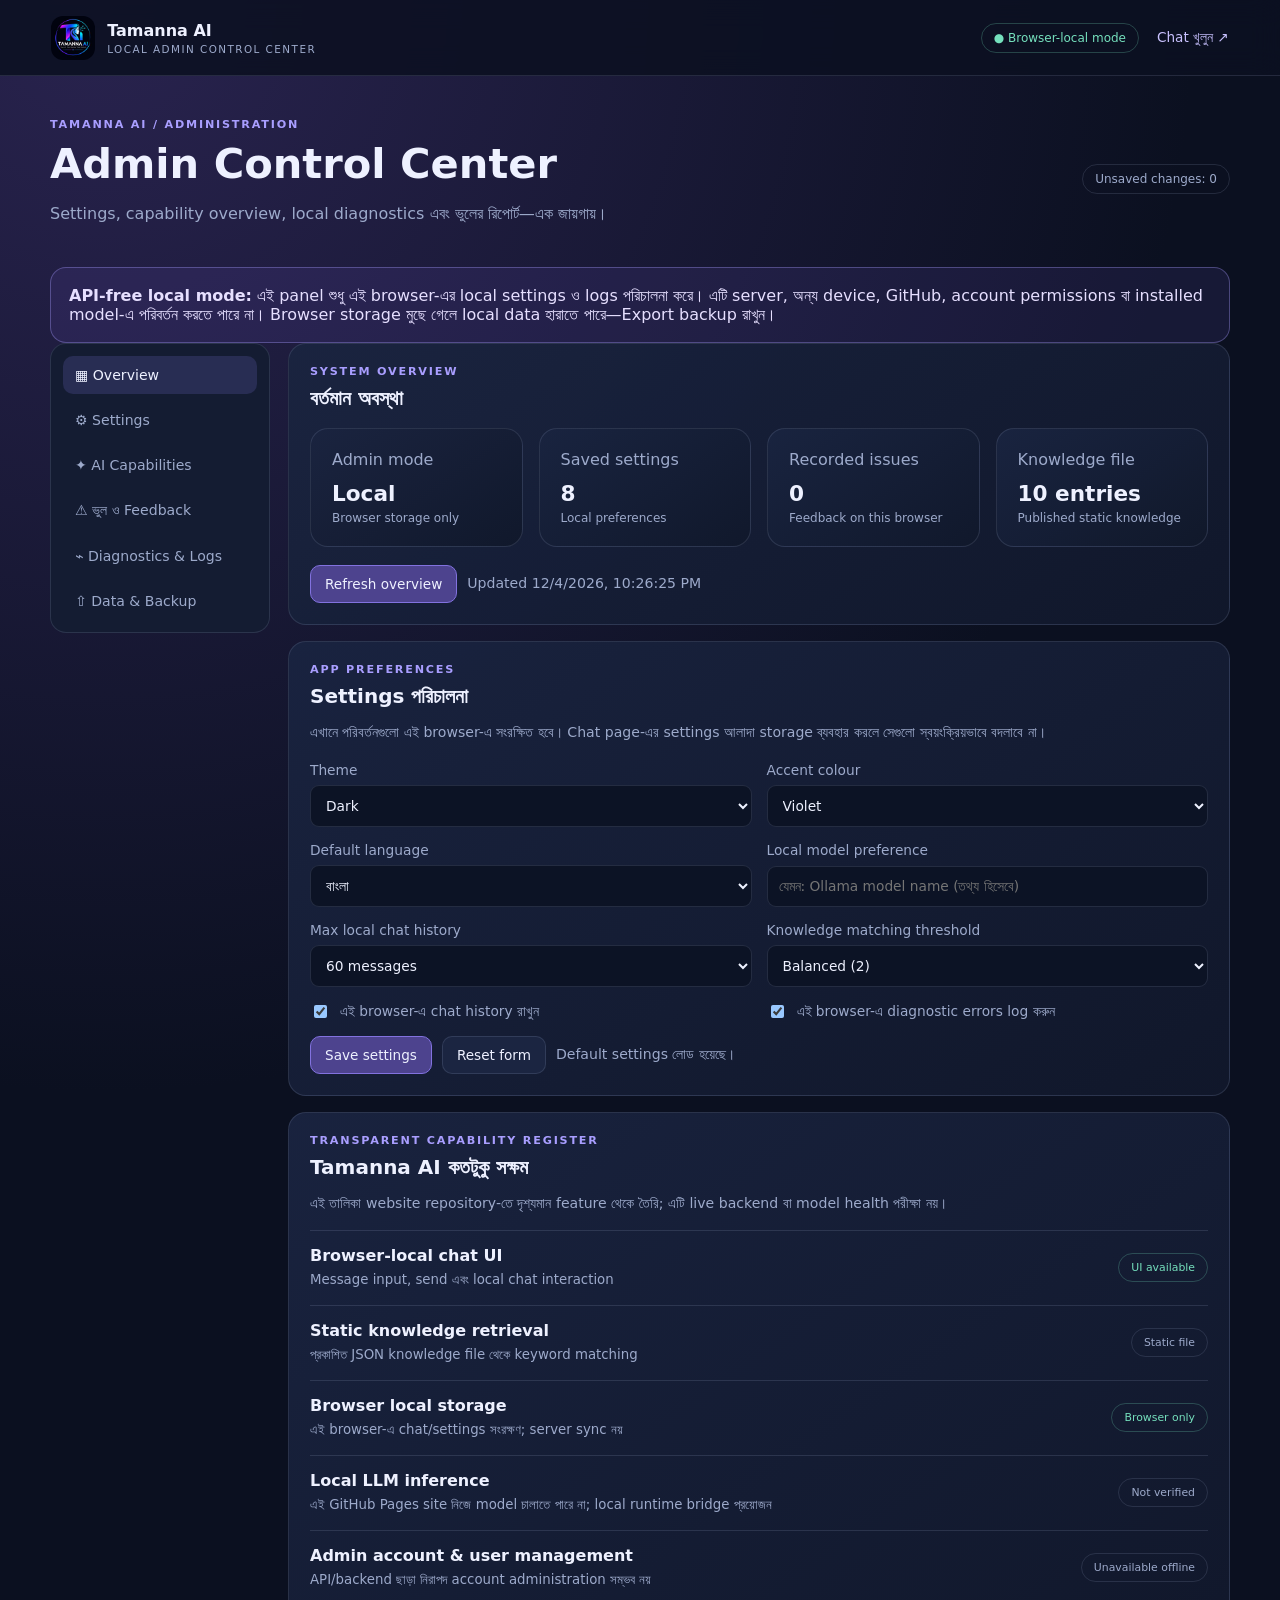
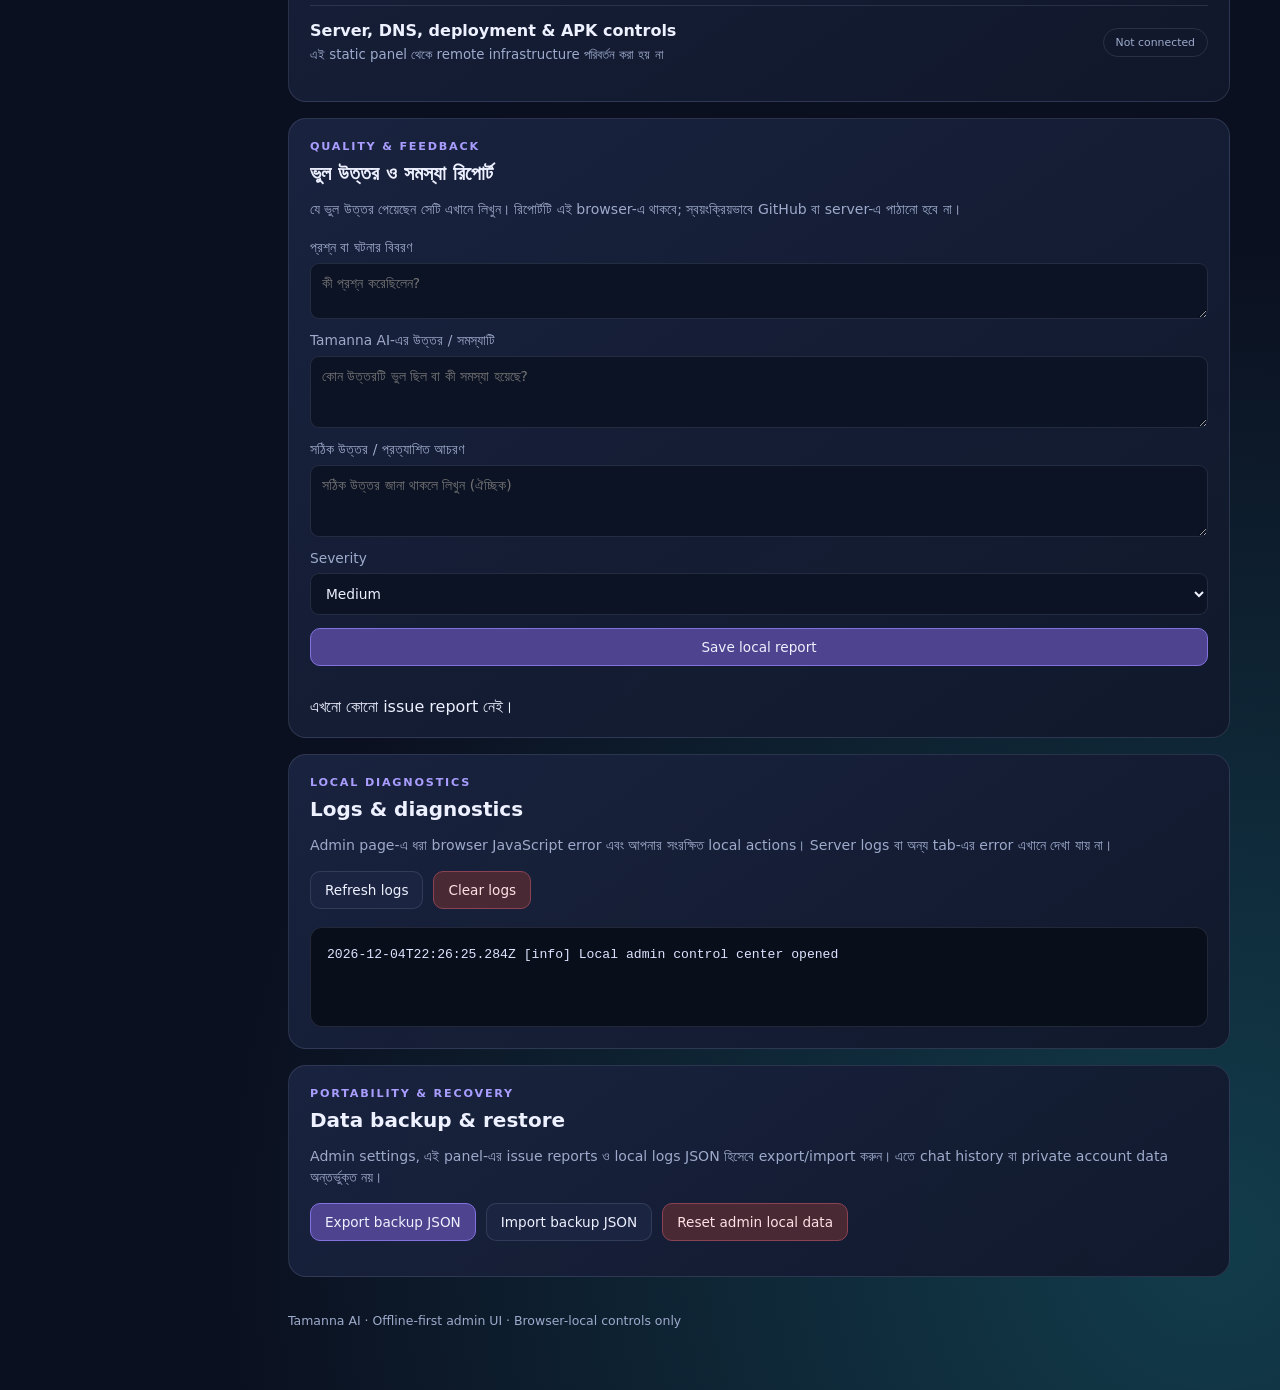
<file: admin/index.html>
<!doctype html>
<html lang="bn">
<head>
<meta charset="utf-8"><meta name="viewport" content="width=device-width,initial-scale=1">
<meta name="theme-color" content="#0b1020"><meta name="description" content="Tamanna AI offline-first local administration">
<title>Tamanna AI — Local Admin</title>
<link rel="icon" href="../assets/tamanna-ai-official-logo.jpg" type="image/jpeg">
<link rel="stylesheet" href="../css/admin.css">
</head>
<body class="local-admin">
<header class="admin-topbar"><a class="admin-brand" href="../index.html"><img src="../assets/tamanna-ai-official-logo.jpg" alt="Tamanna AI"><span><strong>Tamanna AI</strong><small>LOCAL ADMIN CONTROL CENTER</small></span></a><div class="top-actions"><span class="status-pill online" id="localMode">● Browser-local mode</span><a class="top-link" href="../index.html">Chat খুলুন ↗</a></div></header>
<main class="admin-main">
<section class="welcome"><div><p class="eyebrow">TAMANNA AI / ADMINISTRATION</p><h1>Admin Control Center</h1><p>Settings, capability overview, local diagnostics এবং ভুলের রিপোর্ট—এক জায়গায়।</p></div><span class="status-pill" id="savedState">Unsaved changes: 0</span></section>
<section class="access-state preview" role="status"><strong>API-free local mode:</strong> এই panel শুধু এই browser-এর local settings ও logs পরিচালনা করে। এটি server, অন্য device, GitHub, account permissions বা installed model-এ পরিবর্তন করতে পারে না। Browser storage মুছে গেলে local data হারাতে পারে—Export backup রাখুন।</section>
<div class="local-admin-layout">
<nav class="local-nav" aria-label="Admin sections">
<a href="#overview" class="active">▦ Overview</a><a href="#settings">⚙ Settings</a><a href="#capabilities">✦ AI Capabilities</a><a href="#mistakes">⚠ ভুল ও Feedback</a><a href="#diagnostics">⌁ Diagnostics & Logs</a><a href="#data">⇧ Data & Backup</a>
</nav>
<div class="local-admin-content">
<section id="overview" class="panel-card admin-section"><p class="eyebrow">SYSTEM OVERVIEW</p><h2>বর্তমান অবস্থা</h2><div class="stats-grid local-stats">
<article class="stat-card"><span>Admin mode</span><strong id="overviewMode">Local</strong><small>Browser storage only</small></article>
<article class="stat-card"><span>Saved settings</span><strong id="settingCount">0</strong><small>Local preferences</small></article>
<article class="stat-card"><span>Recorded issues</span><strong id="issueCount">0</strong><small>Feedback on this browser</small></article>
<article class="stat-card"><span>Knowledge file</span><strong id="knowledgeCount">Checking</strong><small>Published static knowledge</small></article>
</div><div class="inline-actions"><button type="button" class="primary-button" id="refreshOverview">Refresh overview</button><span id="overviewUpdated" class="muted">এখনো refresh হয়নি</span></div></section>
<section id="settings" class="panel-card admin-section"><p class="eyebrow">APP PREFERENCES</p><h2>Settings পরিচালনা</h2><p class="muted">এখানে পরিবর্তনগুলো এই browser-এ সংরক্ষিত হবে। Chat page-এর settings আলাদা storage ব্যবহার করলে সেগুলো স্বয়ংক্রিয়ভাবে বদলাবে না।</p>
<form id="settingsForm" class="settings-grid">
<label>Theme<select name="theme"><option value="dark">Dark</option><option value="light">Light</option><option value="system">System default</option></select></label>
<label>Accent colour<select name="accent"><option value="violet">Violet</option><option value="blue">Blue</option><option value="teal">Teal</option><option value="green">Green</option><option value="gold">Gold</option><option value="pink">Pink</option><option value="orange">Orange</option></select></label>
<label>Default language<select name="language"><option value="bn">বাংলা</option><option value="en">English</option><option value="hi">हिन्दी</option><option value="ar">العربية</option></select></label>
<label>Local model preference<input name="model" maxlength="120" placeholder="যেমন: Ollama model name (তথ্য হিসেবে)"></label>
<label>Max local chat history<select name="historyLimit"><option value="20">20 messages</option><option value="60">60 messages</option><option value="100">100 messages</option><option value="200">200 messages</option></select></label>
<label>Knowledge matching threshold<select name="matchThreshold"><option value="1">Low (1)</option><option value="2">Balanced (2)</option><option value="3">Strict (3)</option><option value="5">Very strict (5)</option></select></label>
<label class="toggle-setting"><input type="checkbox" name="saveLocalHistory"> এই browser-এ chat history রাখুন</label>
<label class="toggle-setting"><input type="checkbox" name="collectLocalDiagnostics"> এই browser-এ diagnostic errors log করুন</label>
<div class="form-actions"><button class="primary-button" type="submit">Save settings</button><button class="secondary-button" type="reset">Reset form</button><span id="settingsStatus" class="muted" role="status">Default settings লোড হয়েছে।</span></div>
</form></section>
<section id="capabilities" class="panel-card admin-section"><p class="eyebrow">TRANSPARENT CAPABILITY REGISTER</p><h2>Tamanna AI কতটুকু সক্ষম</h2><p class="muted">এই তালিকা website repository-তে দৃশ্যমান feature থেকে তৈরি; এটি live backend বা model health পরীক্ষা নয়।</p><div class="capability-list">
<div class="capability-row"><div><strong>Browser-local chat UI</strong><small>Message input, send এবং local chat interaction</small></div><span class="tool-state enabled">UI available</span></div>
<div class="capability-row"><div><strong>Static knowledge retrieval</strong><small>প্রকাশিত JSON knowledge file থেকে keyword matching</small></div><span class="tool-state">Static file</span></div>
<div class="capability-row"><div><strong>Browser local storage</strong><small>এই browser-এ chat/settings সংরক্ষণ; server sync নয়</small></div><span class="tool-state enabled">Browser only</span></div>
<div class="capability-row"><div><strong>Local LLM inference</strong><small>এই GitHub Pages site নিজে model চালাতে পারে না; local runtime bridge প্রয়োজন</small></div><span class="tool-state">Not verified</span></div>
<div class="capability-row"><div><strong>Admin account & user management</strong><small>API/backend ছাড়া নিরাপদ account administration সম্ভব নয়</small></div><span class="tool-state">Unavailable offline</span></div>
<div class="capability-row"><div><strong>Server, DNS, deployment & APK controls</strong><small>এই static panel থেকে remote infrastructure পরিবর্তন করা হয় না</small></div><span class="tool-state">Not connected</span></div>
</div></section>
<section id="mistakes" class="panel-card admin-section"><p class="eyebrow">QUALITY & FEEDBACK</p><h2>ভুল উত্তর ও সমস্যা রিপোর্ট</h2><p class="muted">যে ভুল উত্তর পেয়েছেন সেটি এখানে লিখুন। রিপোর্টটি এই browser-এ থাকবে; স্বয়ংক্রিয়ভাবে GitHub বা server-এ পাঠানো হবে না।</p>
<form id="issueForm" class="issue-form"><label>প্রশ্ন বা ঘটনার বিবরণ<textarea name="prompt" rows="2" maxlength="4000" required placeholder="কী প্রশ্ন করেছিলেন?"></textarea></label><label>Tamanna AI-এর উত্তর / সমস্যাটি<textarea name="answer" rows="3" maxlength="8000" required placeholder="কোন উত্তরটি ভুল ছিল বা কী সমস্যা হয়েছে?"></textarea></label><label>সঠিক উত্তর / প্রত্যাশিত আচরণ<textarea name="expected" rows="3" maxlength="8000" placeholder="সঠিক উত্তর জানা থাকলে লিখুন (ঐচ্ছিক)"></textarea></label><label>Severity<select name="severity"><option value="low">Low</option><option value="medium" selected>Medium</option><option value="high">High</option></select></label><button class="primary-button" type="submit">Save local report</button><span id="issueStatus" class="muted" role="status"></span></form><div id="issueList" class="issue-list"></div></section>
<section id="diagnostics" class="panel-card admin-section"><p class="eyebrow">LOCAL DIAGNOSTICS</p><h2>Logs & diagnostics</h2><p class="muted">Admin page-এ ধরা browser JavaScript error এবং আপনার সংরক্ষিত local actions। Server logs বা অন্য tab-এর error এখানে দেখা যায় না।</p><div class="inline-actions"><button id="refreshLogs" class="secondary-button" type="button">Refresh logs</button><button id="clearLogs" class="danger-button" type="button">Clear logs</button></div><pre id="logOutput" class="ethical-audit-report">কোনো log নেই।</pre></section>
<section id="data" class="panel-card admin-section"><p class="eyebrow">PORTABILITY & RECOVERY</p><h2>Data backup & restore</h2><p class="muted">Admin settings, এই panel-এর issue reports ও local logs JSON হিসেবে export/import করুন। এতে chat history বা private account data অন্তর্ভুক্ত নয়।</p><div class="inline-actions"><button id="exportData" class="primary-button" type="button">Export backup JSON</button><label class="file-button">Import backup JSON<input id="importData" type="file" accept="application/json,.json" hidden></label><button id="resetAdminData" class="danger-button" type="button">Reset admin local data</button></div><p id="backupStatus" class="muted" role="status"></p></section>
<footer class="admin-footer">Tamanna AI · Offline-first admin UI · Browser-local controls only</footer>
</div></div></main>
<script src="../js/admin.js?v=20261116_local_admin"></script>
</body></html>
</file>
<file: css/admin.css>
:root{color-scheme:dark;--bg:#0b1020;--panel:#141c32;--panel2:#1b2541;--line:rgba(184,197,235,.14);--text:#eef1ff;--muted:#9daacb;--accent:#9181ff}*{box-sizing:border-box}body{margin:0;min-height:100vh;background:radial-gradient(circle at 8% 0%,#29234f,transparent 34%),radial-gradient(circle at 95% 95%,#123c4b,transparent 32%),var(--bg);color:var(--text);font-family:system-ui,-apple-system,sans-serif}.admin-topbar{height:76px;padding:0 clamp(16px,4vw,54px);display:flex;align-items:center;justify-content:space-between;border-bottom:1px solid var(--line);background:rgba(12,17,34,.88);backdrop-filter:blur(14px)}.admin-brand{display:flex;align-items:center;gap:12px;color:inherit;text-decoration:none}.admin-brand img{width:44px;height:44px;border-radius:12px}.admin-brand strong,.admin-brand small{display:block}.admin-brand small{margin-top:3px;font-size:.65rem;letter-spacing:.14em;color:var(--muted)}.top-actions{display:flex;align-items:center;gap:18px;color:var(--muted);font-size:.85rem}.top-link{color:#c9c2ff;text-decoration:none}.admin-main{width:min(1180px,calc(100% - 36px));margin:42px auto}.welcome{display:flex;align-items:center;justify-content:space-between;gap:20px;margin-bottom:28px}.eyebrow{margin:0 0 8px;color:#a99eff;font-size:.7rem;letter-spacing:.16em;font-weight:700}.welcome h1{margin:0;font-size:clamp(1.8rem,4vw,2.6rem)}.welcome p:last-child{color:var(--muted)}.status-pill,.tool-state{border:1px solid var(--line);border-radius:999px;padding:7px 12px;font-size:.75rem;color:var(--muted)}.status-pill.online,.tool-state.enabled{color:#75e0bd;border-color:rgba(117,224,189,.25)}.access-state{padding:18px;border:1px solid var(--line);border-radius:16px;background:var(--panel);color:var(--muted)}.access-state.error{color:#ffabb3;border-color:rgba(255,107,122,.3)}.stats-grid{display:grid;grid-template-columns:repeat(4,minmax(0,1fr));gap:16px;margin:22px 0}.stat-card,.panel-card{background:linear-gradient(145deg,rgba(26,36,64,.96),rgba(17,24,43,.96));border:1px solid var(--line);border-radius:18px;padding:21px}.stat-card span,.stat-card small{display:block;color:var(--muted)}.stat-card strong{display:block;margin:12px 0 5px;font-size:1.35rem;overflow-wrap:anywhere}.stat-card small{font-size:.75rem}.admin-grid{display:grid;grid-template-columns:1.4fr 1fr;gap:16px}.panel-heading{display:flex;justify-content:space-between;align-items:center}.panel-heading h2{margin:0;font-size:1.2rem}.panel-icon{font-size:1.5rem;color:#a99eff}.tool-list{margin-top:20px}.tool-row{display:flex;align-items:center;gap:13px;padding:16px 0;border-top:1px solid var(--line)}.tool-icon{width:38px;height:38px;display:grid;place-items:center;border-radius:12px;background:#29264d;color:#c4bbff;font-size:1.1rem;flex:none}.tool-row div{min-width:0;flex:1}.tool-row strong,.tool-row small{display:block}.tool-row small{margin-top:4px;color:var(--muted);line-height:1.45}.tool-state{white-space:nowrap;font-size:.68rem}.admin-name{font-size:1.1rem;font-weight:700;margin:22px 0 4px}.admin-email,.security-note{color:var(--muted);overflow-wrap:anywhere}.security-note{margin-top:24px;padding:13px;border-radius:12px;background:rgba(145,129,255,.08);font-size:.82rem;line-height:1.55}.logout-button{margin-top:15px;padding:11px 16px;border:1px solid rgba(255,125,145,.28);border-radius:11px;background:#43253b;color:#ffdce2;font:inherit;cursor:pointer}@media(max-width:800px){.stats-grid{grid-template-columns:repeat(2,minmax(0,1fr))}.admin-grid{grid-template-columns:1fr}}@media(max-width:520px){.admin-topbar{height:auto;min-height:70px;padding:12px}.top-actions{gap:9px;font-size:.72rem}.admin-brand img{width:38px;height:38px}.admin-main{margin:26px auto}.welcome{align-items:flex-start;flex-direction:column}.stats-grid{gap:10px}.stat-card,.panel-card{padding:15px}.tool-row{align-items:flex-start;flex-wrap:wrap}.tool-state{margin-left:50px}}
.access-state.preview{color:#e6dfff;border-color:rgba(169,158,255,.35);background:rgba(113,94,210,.12)}.access-state.error{color:#ffb7c0;border-color:rgba(255,107,122,.35)}.api-checklist{margin-top:16px}.api-checklist h2{margin:0;font-size:1.2rem}

.ethical-audit-panel{margin-top:16px}.ethical-audit-panel h2{margin:0;font-size:1.2rem}.ethical-audit-copy{max-width:850px;color:var(--muted);line-height:1.6}.ethical-audit-actions{display:flex;align-items:center;gap:14px;flex-wrap:wrap}.ethical-audit-actions .logout-button{margin:0}.ethical-audit-actions .logout-button:disabled{opacity:.55;cursor:wait}.ethical-audit-report{margin:18px 0 0;padding:16px;max-height:420px;overflow:auto;white-space:pre-wrap;overflow-wrap:anywhere;border:1px solid var(--line);border-radius:12px;background:#090e1b;color:#dce4ff;font: .82rem/1.6 ui-monospace,SFMono-Regular,Consolas,monospace}

.antivirus-panel{margin-top:16px}.antivirus-panel h2{margin:0;font-size:1.2rem}.antivirus-form{display:flex;align-items:center;gap:14px;flex-wrap:wrap;margin-top:18px}.antivirus-form label{color:var(--muted);font-size:.9rem}.antivirus-form input{max-width:100%;color:var(--text);font:inherit}.antivirus-form .logout-button{margin:0}.antivirus-form .logout-button:disabled{opacity:.55;cursor:wait}

.local-admin-layout{display:grid;grid-template-columns:220px minmax(0,1fr);gap:18px;align-items:start}.local-nav{position:sticky;top:18px;display:grid;gap:7px;padding:12px;border:1px solid var(--line);border-radius:16px;background:var(--panel)}.local-nav a{padding:11px 12px;border-radius:10px;color:var(--muted);text-decoration:none;font-size:.88rem}.local-nav a:hover,.local-nav a.active{background:rgba(145,129,255,.16);color:var(--text)}.local-admin-content{min-width:0;display:grid;gap:16px}.admin-section{scroll-margin-top:18px}.admin-section h2{margin:0 0 10px;font-size:1.25rem}.local-stats{grid-template-columns:repeat(4,minmax(0,1fr));margin:18px 0}.muted{color:var(--muted);line-height:1.55;font-size:.88rem}.inline-actions,.form-actions{display:flex;align-items:center;gap:10px;flex-wrap:wrap}.primary-button,.secondary-button,.danger-button,.file-button{display:inline-flex;align-items:center;justify-content:center;padding:10px 14px;border:1px solid var(--line);border-radius:10px;background:var(--panel2);color:var(--text);font:inherit;font-size:.85rem;text-decoration:none;cursor:pointer}.primary-button{background:#4d438e;border-color:#8272df}.danger-button{background:#482934;border-color:#8b4354;color:#ffe0e5}.settings-grid{display:grid;grid-template-columns:repeat(2,minmax(0,1fr));gap:15px;margin-top:18px}.settings-grid label,.issue-form label{display:grid;gap:7px;color:var(--muted);font-size:.86rem}.settings-grid input,.settings-grid select,.issue-form textarea,.issue-form select{width:100%;padding:11px;border:1px solid var(--line);border-radius:9px;background:#0c1325;color:var(--text);font:inherit}.settings-grid .toggle-setting{display:flex;align-items:center;gap:10px}.toggle-setting input{width:auto}.form-actions{grid-column:1/-1}.capability-list{margin-top:15px}.capability-row{display:flex;justify-content:space-between;align-items:center;gap:14px;padding:15px 0;border-top:1px solid var(--line)}.capability-row strong,.capability-row small{display:block}.capability-row small{margin-top:5px;color:var(--muted);line-height:1.5}.issue-form{display:grid;gap:13px;margin:18px 0}.issue-form textarea{resize:vertical}.issue-card{margin-top:12px;padding:14px;border:1px solid var(--line);border-radius:12px;background:rgba(9,14,27,.55)}.issue-card p{white-space:pre-wrap;color:var(--muted);line-height:1.5}.admin-footer{padding:20px 0;color:var(--muted);font-size:.78rem}.local-admin .ethical-audit-report{min-height:100px}.local-admin .file-button{position:relative;overflow:hidden}.local-admin .file-button input{position:absolute;inset:0;opacity:0;cursor:pointer}
@media(max-width:900px){.local-admin-layout{grid-template-columns:1fr}.local-nav{position:static;display:flex;overflow:auto}.local-nav a{white-space:nowrap}.local-stats{grid-template-columns:repeat(2,minmax(0,1fr))}}
@media(max-width:560px){.settings-grid{grid-template-columns:1fr}.capability-row{align-items:flex-start;flex-direction:column}.local-nav{gap:3px}.local-nav a{font-size:.78rem;padding:9px}}
</file>
